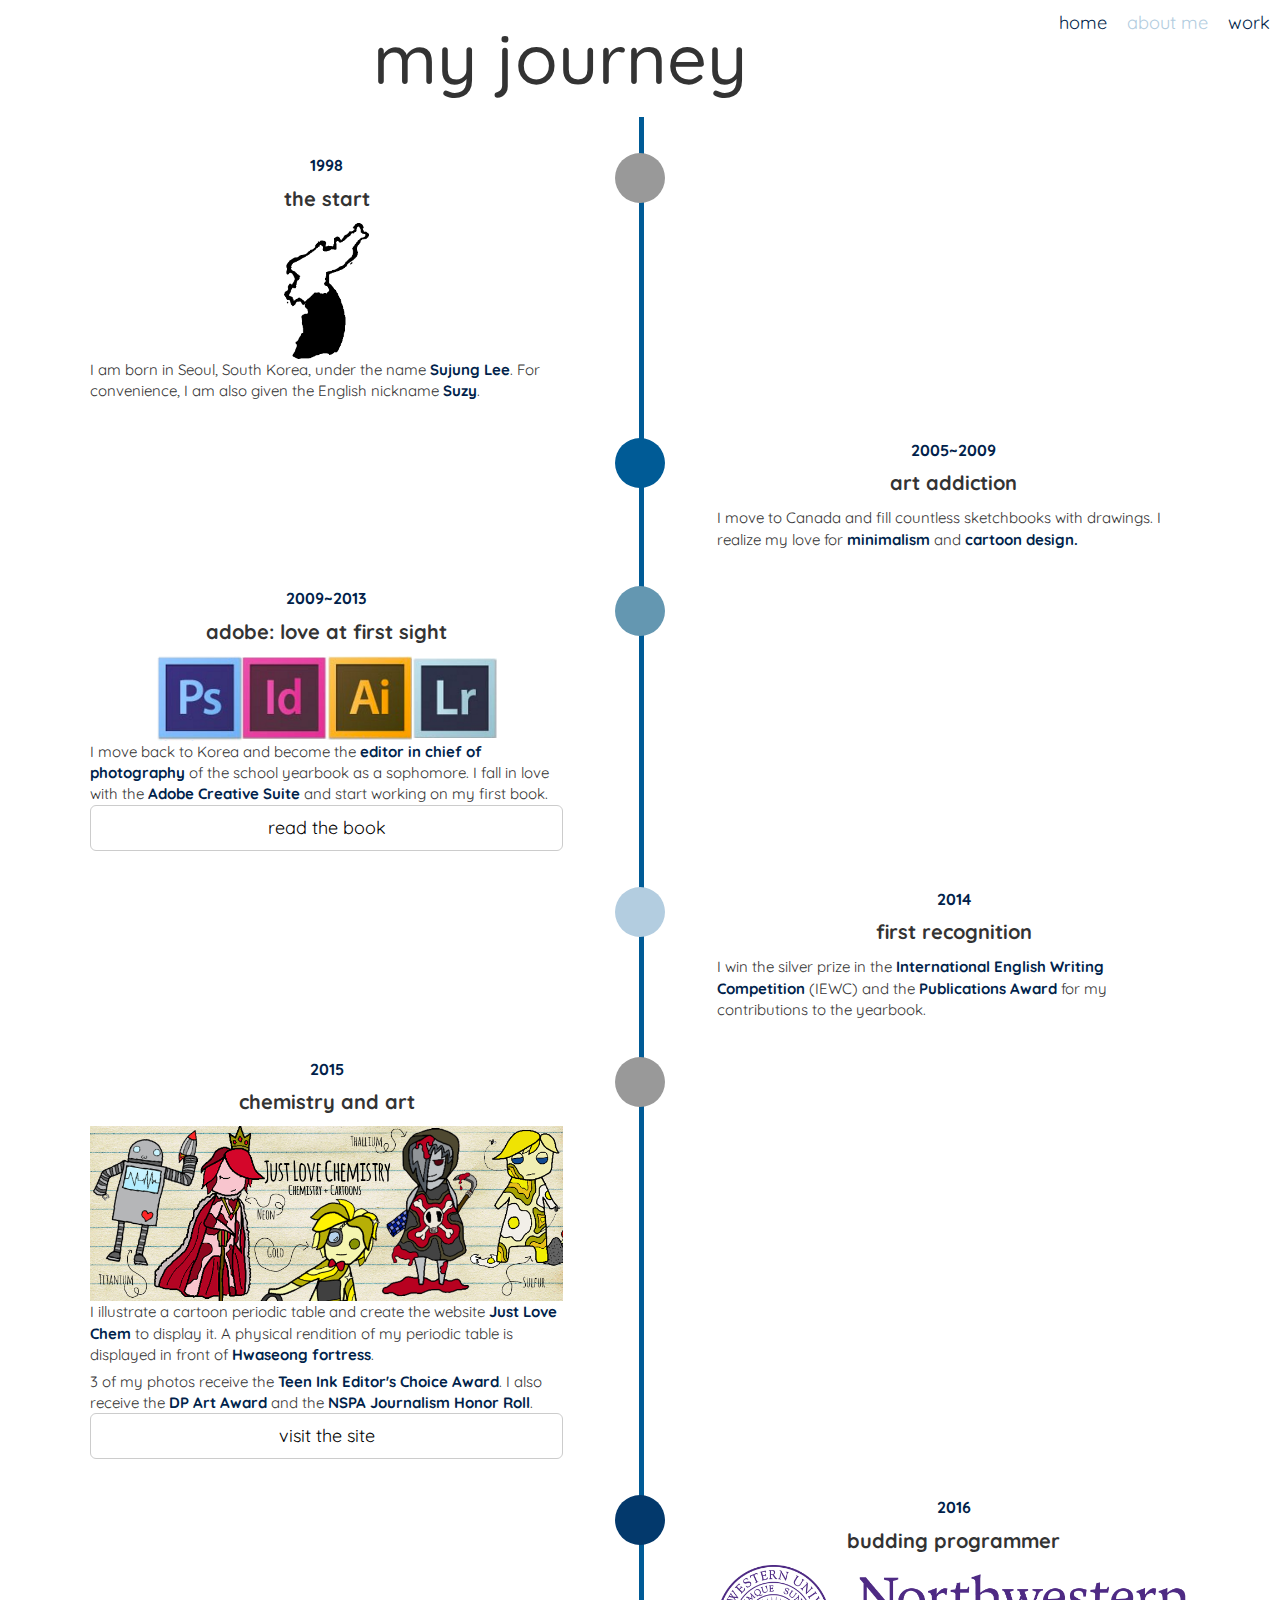
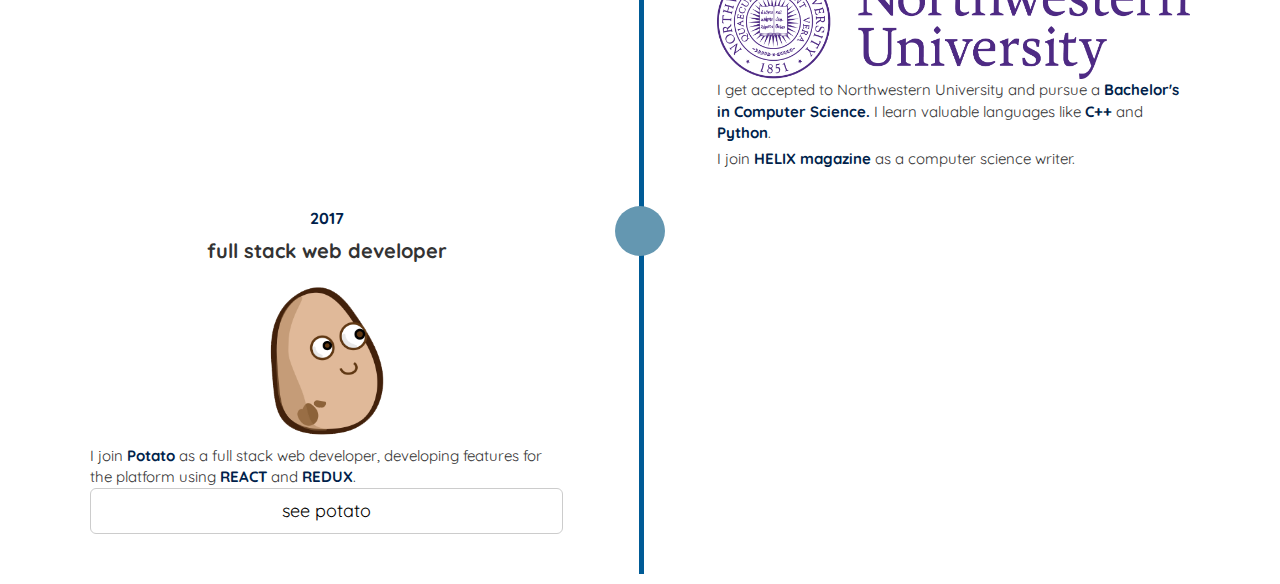
<file: about-me.html>
<!doctype html>
<html>
<head>
	<meta charset="utf-8">

	<!-- Google Web Fonts, in order of prioritizatioin -->
	<link href="https://fonts.googleapis.com/css?family=Quicksand:300" rel="stylesheet">
	<link href="https://fonts.googleapis.com/css?family=Poiret+One" rel="stylesheet">
	<link rel="stylesheet" href="https://fonts.googleapis.com/css?family=Josefin+Sans">

	<!-- Setting the viewport -->
	<meta name="viewport" content="width=device-width, initial-scale=1.0">

	<!-- Stylesheets & Javascript -->
	<link rel="stylesheet" type="text/css" href="css/stylesheet.css">
	<link href="css/bootstrap.min.css" rel="stylesheet">

	<title>About Me</title>
</head>

<body>
	<nav>

		<a href="http://sujunglee.com/work" class="nav-link" style="float:right">work</a>
		<a href="http://sujunglee.com/about-me" class="nav-link active" style="float:right">about me</a>
		<a href="http://sujunglee.com" class="nav-link" style="float:right">home</a>
	</nav>

	<div class="container">
	<h1 class="name-text">my journey</h1>
		<div class="container">
			</div>
			<ul class="timeline">
				<li>
				  <div class="timeline-badge"></i></div>
				  <div class="timeline-panel">
					<div class="timeline-heading">
					  <h3 class="timeline-date">1998</h3>
					  <h3 class="timeline-title">the start</h3>
					  <center><img src="images/korea-logo.png" alt="Korea silhouette" class="timeline-icon"></center>
					</div>
					<div class="timeline-body">
						<p class="timeline-p">I am born in Seoul, South Korea, under the name <b>Sujung Lee</b>. For convenience, I am also given the English nickname <b>Suzy</b>.</p>
					</div>
				  </div>
				</li>
				<li class="timeline-inverted">
				  <div class="timeline-badge warning"></i></div>
				  <div class="timeline-panel">
					<div class="timeline-heading">
					  <h3 class="timeline-date">2005~2009</h3>
					  <h3 class="timeline-title">art addiction</h3>
					</div>
					<div class="timeline-body">
					  <p class="timeline-p">I move to Canada and fill countless sketchbooks with drawings. I realize my love for <b>minimalism</b> and <b>cartoon design.</b></p>
					</div>
				  </div>
				</li>
				<li>
				  <div class="timeline-badge danger"></div>
				  <div class="timeline-panel">
					<div class="timeline-heading">
					  <h3 class="timeline-date">2009~2013</h3>
					  <h3 class="timeline-title">adobe: love at first sight</h3>
					</div>
					<div class="timeline-body">
						<center><img src="images/PS-logo.png" alt="Photoshop logo" class="timeline-icon"><img src="images/Id-logo.png" alt="Indesign logo" class="timeline-icon"><img src="images/Ai-logo.png" alt="Illustrator logo" class="timeline-icon"><img src="images/Lr-logo.png" alt="Lightroom logo" class="timeline-icon"></center>
						<p class="timeline-p">I move back to Korea and become the <b>editor in chief of photography</b> of the school yearbook as a sophomore. I fall in love with the <b>Adobe Creative Suite</b> and start working on my first book.</p>
						<a href="http://www.blurb.com/books/6549629-what-s-for-dinner-is-there-dinner-an-analysis-of-o" target="_blank" class="btn btn-default center-block btn-lg">read the book</a>
					</div>
				  </div>
				</li>
				<li class="timeline-inverted">
				  <div class="timeline-badge info"></div>
				  <div class="timeline-panel">
					<div class="timeline-heading">
					  <h3 class="timeline-date">2014</h3>
					  <h3 class="timeline-title">first recognition</h3>
					</div>
					<div class="timeline-body">
					  <p class="timeline-p">I win the silver prize in the <b>International English Writing Competition</b> (IEWC) and the <b>Publications Award</b> for my contributions to the yearbook.</p>
					</div>
				  </div>
				</li>
				<li>
				  <div class="timeline-badge"></i></div>
				  <div class="timeline-panel">
					<div class="timeline-heading">
					  <h3 class="timeline-date">2015</h3>
					  <h3 class="timeline-title">chemistry and art</h3>
					  <center><img src="images/JLC_Header.png" alt="Gallery photo" width="100%"></center>
					</div>
					<div class="timeline-body">
						<p class="timeline-p">I illustrate a cartoon periodic table and create the website <b>Just Love Chem</b> to display it. A physical rendition of my periodic table is displayed in front of <b>Hwaseong fortress</b>.</p>
						<p class="timeline-p"> 3 of my photos receive the <b>Teen Ink Editor's Choice Award</b>. I also receive the <b>DP Art Award</b> and the <b>NSPA Journalism Honor Roll</b>.</p>
						<a href="http://justlovechem.com" target="_blank" class="btn btn-default center-block btn-lg">visit the site</a>
					</div>
				  </div>
				</li>
				<li class="timeline-inverted">
				  <div class="timeline-badge success"></div>
				  <div class="timeline-panel">
					<div class="timeline-heading">
					  <h3 class="timeline-date">2016</h3>
					  <h3 class="timeline-title">budding programmer</h3>
					  <center><img src="images/NU-logo.png" alt="Northwestern logo" width="100%"></center>
					</div>
					<div class="timeline-body">
					  <p class="timeline-p">I get accepted to Northwestern University and pursue a <b>Bachelor's in Computer Science.</b> I learn valuable languages like <b>C++</b> and <b>Python</b>.</p>
					  <p class="timeline-p">I join <b>HELIX magazine</b> as a computer science writer.</p>
					</div>
				  </div>
				</li>
				<li>
				  <div class="timeline-badge danger"></div>
				  <div class="timeline-panel">
					<div class="timeline-heading">
					  <h3 class="timeline-date">2017</h3>
					  <h3 class="timeline-title">full stack web developer</h3>
					</div>
					<div class="timeline-body">
						<center><img src="images/potato-logo.png" width="30%" alt="Potato logo" width="70%"></center>
						<p class="timeline-p">I join <b>Potato</b> as a full stack web developer, developing features for the platform using <b>REACT</b> and <b>REDUX</b>.</p>
						<a href="http://www.ptto.io/" class="btn btn-default center-block btn-lg" target="_blank">see potato</a>
					</div>
				  </div>
				</li>
			</ul>
		</div>
	</div>
</body>
</html>
</file>
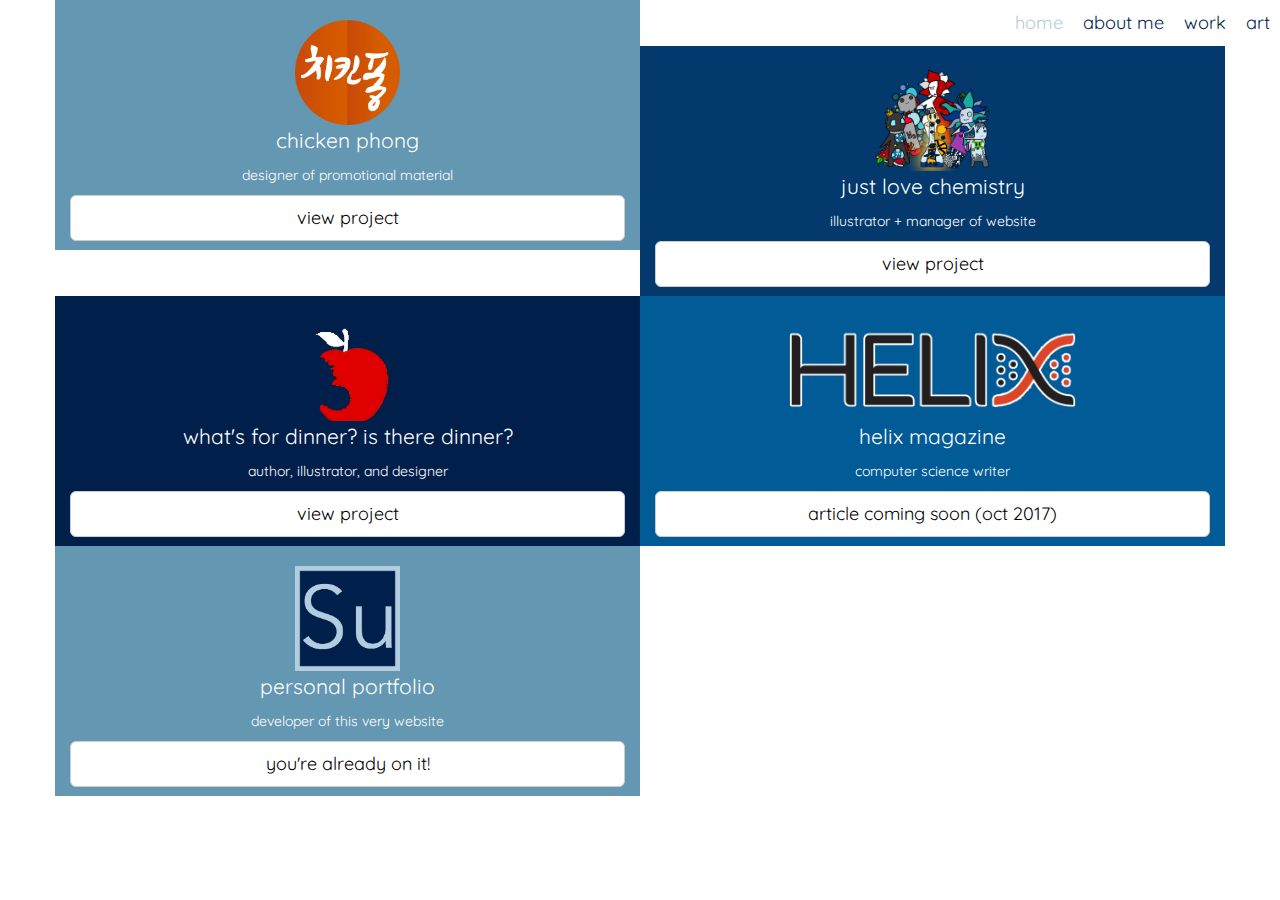
<file: work.html>
<!doctype html>
<html>
<head>
	<meta charset="utf-8">
	<!-- Google Web Fonts, in order of prioritizatioin -->
	<link href="https://fonts.googleapis.com/css?family=Quicksand:300" rel="stylesheet">
	<link href="https://fonts.googleapis.com/css?family=Poiret+One" rel="stylesheet">
	<link rel="stylesheet" href="https://fonts.googleapis.com/css?family=Josefin+Sans">
	<!-- Setting the viewport -->
	<meta name="viewport" content="width=device-width, initial-scale=1.0">
	<!-- Stylesheets & Javascript -->
	<link rel="stylesheet" type="text/css" href="css/stylesheet.css">
	<link href="css/bootstrap.min.css" rel="stylesheet">
	<title>Work</title>
</head>

<body>
	<nav>
		<a href="http://sujunglee.com/art" class="nav-link" style="float:right">art</a>
		<a href="http://sujunglee.com/work" class="nav-link" style="float:right">work</a>
		<a href="http://sujunglee.com/about-me" class="nav-link" style="float:right">about me</a>
		<a href="http://sujunglee.com" class="nav-link active" style="float:right">home</a>
	</nav>

	<section class= "container bottom-padding">
		<div class="row">
			<div class="light-blue home-box col-sm-6">
				<img src="images/CP-logo.png" alt="chicken phong logo" class="img-center" height="50%">
				<p class="home-text-title">chicken phong</p>
				<p class="text-center white-text">designer of promotional material</p>
				<a href="https://drive.google.com/drive/folders/0B8kIrF9HYN7LSTJJQy1wV21pN0k?usp=sharing" target="_blank" class="btn btn-default center-block btn-lg">view project</a>
			</div>
			<div class="med-dark-blue home-box col-sm-6">
				<img src="images/JLC-logo.png" alt="chicken phong logo" class="img-center" height="50%">
				<p class="home-text-title">just love chemistry</p>
				<p class="text-center white-text">illustrator + manager of website</p>
				<a href="http://justlovechemistry.com/" target="_blank" class="btn btn-default center-block btn-lg">view project</a>
			</div>
		</div>
		<div class="row">
			<div class="dark-blue home-box col-sm-6">
				<img src="images/book-logo.png" alt="chicken phong logo" class="img-center" height="50%">
				<p class="home-text-title">what's for dinner? is there dinner?</p>
				<p class="text-center white-text">author, illustrator, and designer</p>
				<a href="http://www.blurb.com/books/6549629-what-s-for-dinner-is-there-dinner-an-analysis-of-o" target="_blank" class="btn btn-default center-block btn-lg">view project</a>
			</div>
			<div class="med-blue home-box col-sm-6">
				<img src="images/HELIX-logo.png" alt="chicken phong logo" class="img-center" height="50%">
				<p class="home-text-title">HELIX magazine</p>
				<p class="text-center white-text">computer science writer</p>
				<a href="#" class="btn btn-default center-block btn-lg">article coming soon (oct 2017)</a>
			</div>
		</div>
		<div class="row">
			<div class="light-blue home-box col-sm-6">
				<img src="images/portfolio-logo.png" alt="chicken phong logo" class="img-center" height="50%">
				<p class="home-text-title">personal portfolio</p>
				<p class="text-center white-text">developer of this very website</p>
				<a href="index.html" target="_blank" class="btn btn-default center-block btn-lg">you're already on it!</a>
			</div>
		</div>
	</section>
</body>
</html>
</file>
<file: css/stylesheet.css>
@charset "UTF-8";
/* SEMANTIC TAG STYLES */
* {
	box-sizing: border-box;
	font-family: "Quicksand", "Poiret One", "Josefin Sans", sans-serif;
	position: relative;
}

h1 {
	padding-bottom: 10px;
}

nav {
	display: inline;
}

body {
	float: both;
}

h3 {
	font-size: 90%;
	text-align: center;
	padding-bottom: 3px;
}

b {
	color: #011f4b;
}

li {
	font-size: 2rem;
}

footer {
	padding-top: 50px;
}

a:hover {
	text-decoration: none !important;
}

.bottom-padding {
	padding-bottom: 50px;
}

/* NAVIGATION BAR */

.nav-link {
	padding: 10px;
	font-size: 130%;
	color: #011f4b;
}

.nav-link:hover {
	color: #b3cde0;
	/* Remove underline when hovering over link*/
	text-decoration: none;
}

/* The link the user is currently on */
.active {
	color: #b3cde0;
}

/* NAVBAR */
/*These four property adjustments disable the responsive navbar collapse. */
.navbar-collapse.collapse {
  display: block!important;
}

.navbar-nav>li, .navbar-nav {
  float: left !important;
}

.navbar-nav.navbar-right:last-child {
  margin-right: -15px !important;
}

.navbar-right {
  float: right!important;
}

/* HOME PAGE */

#logo {
	box-shadow: 6px 6px 5px #888888;
}

#homepage {
	padding-top: 230px;
	padding-bottom: 230px;
}

.name-text {
	font-size: 500%;
	text-align: center;
	/*-webkit-text-stroke-width: 0.5px;
	-webkit-text-stroke-color: white;*/
}

.header-padding {
	padding-top: 50px;
	padding-bottom: 50px;
}

.white-text {
	color: white;
}

.name-top {
	padding-bottom: 10px;
}

.home-text-title {
	color: white;
	text-align: center;
	font-size: 150%;
	text-transform: lowercase;
}

.home-box {
	padding-top: 20px;
	padding-bottom: 20px;
	height: 250px;
}

.dark-blue {
	background-color: #011f4b;
}

.med-dark-blue {
	background-color: #03396c;
}

.med-blue {
	background-color: #005b96;
}

.light-blue {
	background-color: #6497b1;
}

.very-light-blue {
	background-color: #b3cde0;
}

/* ABOUT ME TIMELINE */

.about-me-h1 {
	color: white;
	text-align: right;
}

.timeline {
    list-style: none;
    padding: 20px 0 20px;
    position: relative;
}

    .timeline:before {
        top: 0;
        bottom: 0;
        position: absolute;
        content: " ";
        width: 5px;
        background-color: #005b96;
        left: 50%;
        margin-left: -1.5px;
    }

    .timeline > li {
        margin-bottom: 0px;
        position: relative;
    }

        .timeline > li:before,
        .timeline > li:after {
            content: " ";
            display: table;
        }

        .timeline > li:after {
            clear: both;
        }

        .timeline > li:before,
        .timeline > li:after {
            content: " ";
            display: table;
        }

        .timeline > li:after {
            clear: both;
        }

        .timeline > li > .timeline-panel {
            float: left;
            width: 45%;
            border: 5px solid white;
            padding: 15px;
            position: relative;
;
        }

        .timeline > li > .timeline-badge {
            color: white;
            width: 50px;
            height: 50px;
            line-height: 50px;
            font-size: 2em;
            text-align: center;
            position: absolute;
            top: 16px;
            left: 50%;
            margin-left: -25px;
            background-color: #999999;
            z-index: 100;
            border-top-right-radius: 100%;
            border-top-left-radius: 100%;
            border-bottom-right-radius: 100%;
            border-bottom-left-radius: 100%;
        }

        .timeline > li.timeline-inverted > .timeline-panel {
            float: right;
        }

            .timeline > li.timeline-inverted > .timeline-panel:before {
                border-left-width: 0;
                border-right-width: 15px;
                left: -15px;
                right: auto;
            }

            .timeline > li.timeline-inverted > .timeline-panel:after {
                border-left-width: 0;
                border-right-width: 14px;
                left: -14px;
                right: auto;
            }

.timeline-badge.primary {
    background-color: #011f4b !important;
}

.timeline-badge.success {
    background-color: #03396c !important;
}

.timeline-badge.warning {
    background-color: #005b96 !important;
}

.timeline-badge.danger {
    background-color: #6497b1 !important;
}

.timeline-badge.info {
    background-color: #b3cde0 !important;
}

.timeline-date {
	margin-top: 0;
	font-size: 80%;
	color: #011f4b;
	font-weight: bold;
}

.timeline-title {
    margin-top: 0;
	font-weight: bold;
	font-size: 100%;
}

.timeline-body > p,
.timeline-body > ul {
    margin-bottom: 0;
}

    .timeline-body > p + p {
        margin-top: 5px;
    }

@media (max-width: 767px) {
    ul.timeline:before {
        left: 40px;
    }

    ul.timeline > li > .timeline-panel {
        width: calc(100% - 90px);
        width: -moz-calc(100% - 90px);
        width: -webkit-calc(100% - 90px);
    }

    ul.timeline > li > .timeline-badge {
        left: 15px;
        margin-left: 0;
        top: 16px;
    }

    ul.timeline > li > .timeline-panel {
        float: right;
    }

        ul.timeline > li > .timeline-panel:before {
            border-left-width: 0;
            border-right-width: 15px;
            left: -15px;
            right: auto;
        }

        ul.timeline > li > .timeline-panel:after {
            border-left-width: 0;
            border-right-width: 14px;
            left: -14px;
            right: auto;
        }
}

.timeline-icon {
	width: 85px;
}

.timeline-p {
	font-size: 1.5rem;
}


/* Border Box */
* {
  box-sizing: border-box;
}

/* WORK PAGE */

.img-center {
	display: block;
	margin: 0 auto;
}


/* DOWNLOAD SECTION */
.download-icon {
	font-size: 6rem;
}

.download-text {
	text-decoration: none !important;
}
</file>
